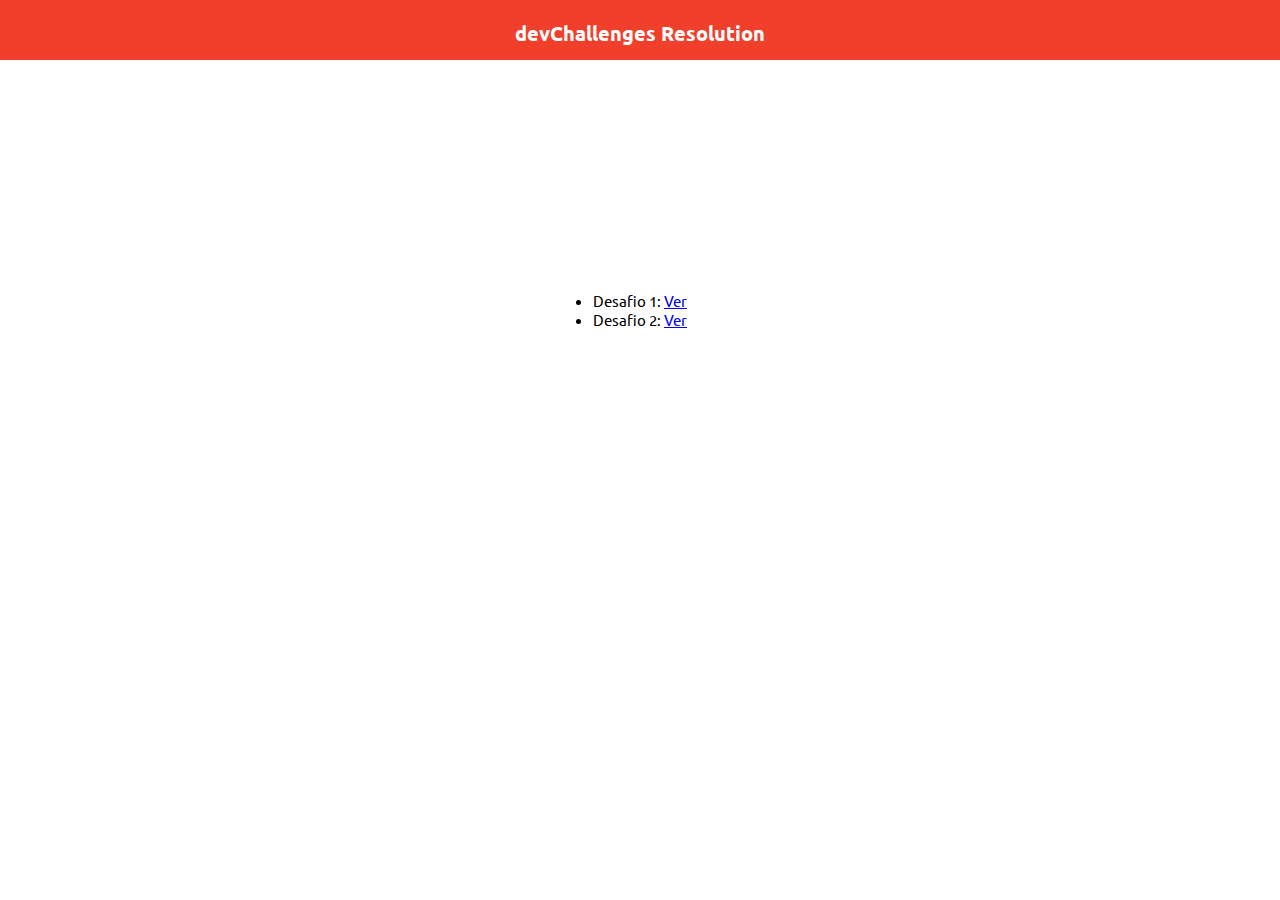
<file: public/index.html>
<!DOCTYPE html>
<html lang="pr-br">
<head>
  <meta charset="UTF-8">
  <meta http-equiv="X-UA-Compatible" content="IE=edge">
  <meta name="viewport" content="width=device-width, initial-scale=1.0">
  <title>DevChallenges Resolution</title>

  <link rel="preconnect" href="https://fonts.gstatic.com">
  <link href="https://fonts.googleapis.com/css2?family=Ubuntu:wght@400;700&display=swap" rel="stylesheet">

  <link rel="stylesheet" href="./style.css">
</head>
<body>
  <header>
    <h1>devChallenges Resolution</h1>
  </header>
  <main>
    <ul>
      <li>Desafio 1: <a href="./challenges/404-not-found-master/index.html">Ver</a></li>
      <li>Desafio 2: <a href="./challenges/my-gallery-master/index.html">Ver</a></li>
    </ul>
  </main>
</body>
</html>
</file>
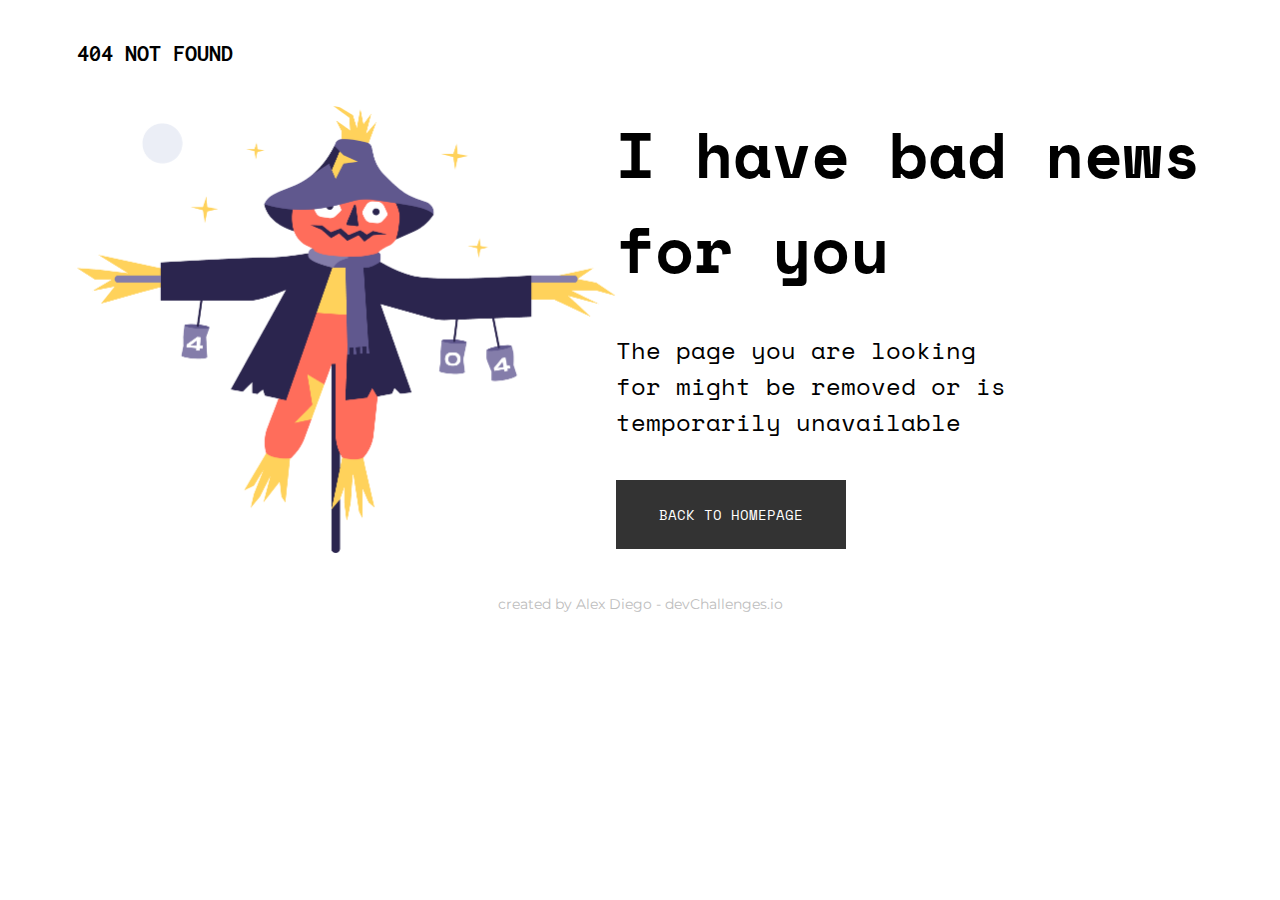
<file: public/challenges/404-not-found-master/index.html>
<!DOCTYPE html>
<html lang="en">
  <head>
    <meta charset="utf-8" />
    <meta
      name="viewport"
      content="width=device-width, initial-scale=1,
  maximum-scale=5"
    />

    <link rel="icon" href="./img/devchallenges.png" />

    <link
      rel="shortcut icon"
      type="image/x-icon"
      href="https://devchallenges.io/"
    />

    <link rel="preconnect" href="https://fonts.gstatic.com">
    <link 
      href="https://fonts.googleapis.com/css2?family=Inconsolata:wght@700&family=Space+Mono:wght@400;700&display=swap"
      rel="stylesheet"
    />
    <link 
      href="https://fonts.googleapis.com/css2?family=Montserrat:wght@700&display=swap" 
      rel="stylesheet" 
    />

    <link rel="stylesheet" href="./css/main.css">

    <title>Devchallenges</title>
  </head>
  <body>
   <header>
     <span class="logo">404 not found</span>
   </header>
   <main>
     <div class="img-container">
      <img src="./img/Scarecrow.png" alt="Scarecrow" class="scarecrow">
     </div>
     <div class="contents">
      <h1>I have bad news for you</h1>
      <p>The page you are looking for might be removed or is temporarily unavailable</p>
      <a href="#" class="button">Back to homepage</a>
     </div>
   </main>
   <footer>
     <span>created by Alex Diego - devChallenges.io</span>
   </footer>
  </body>
</html>
</file>
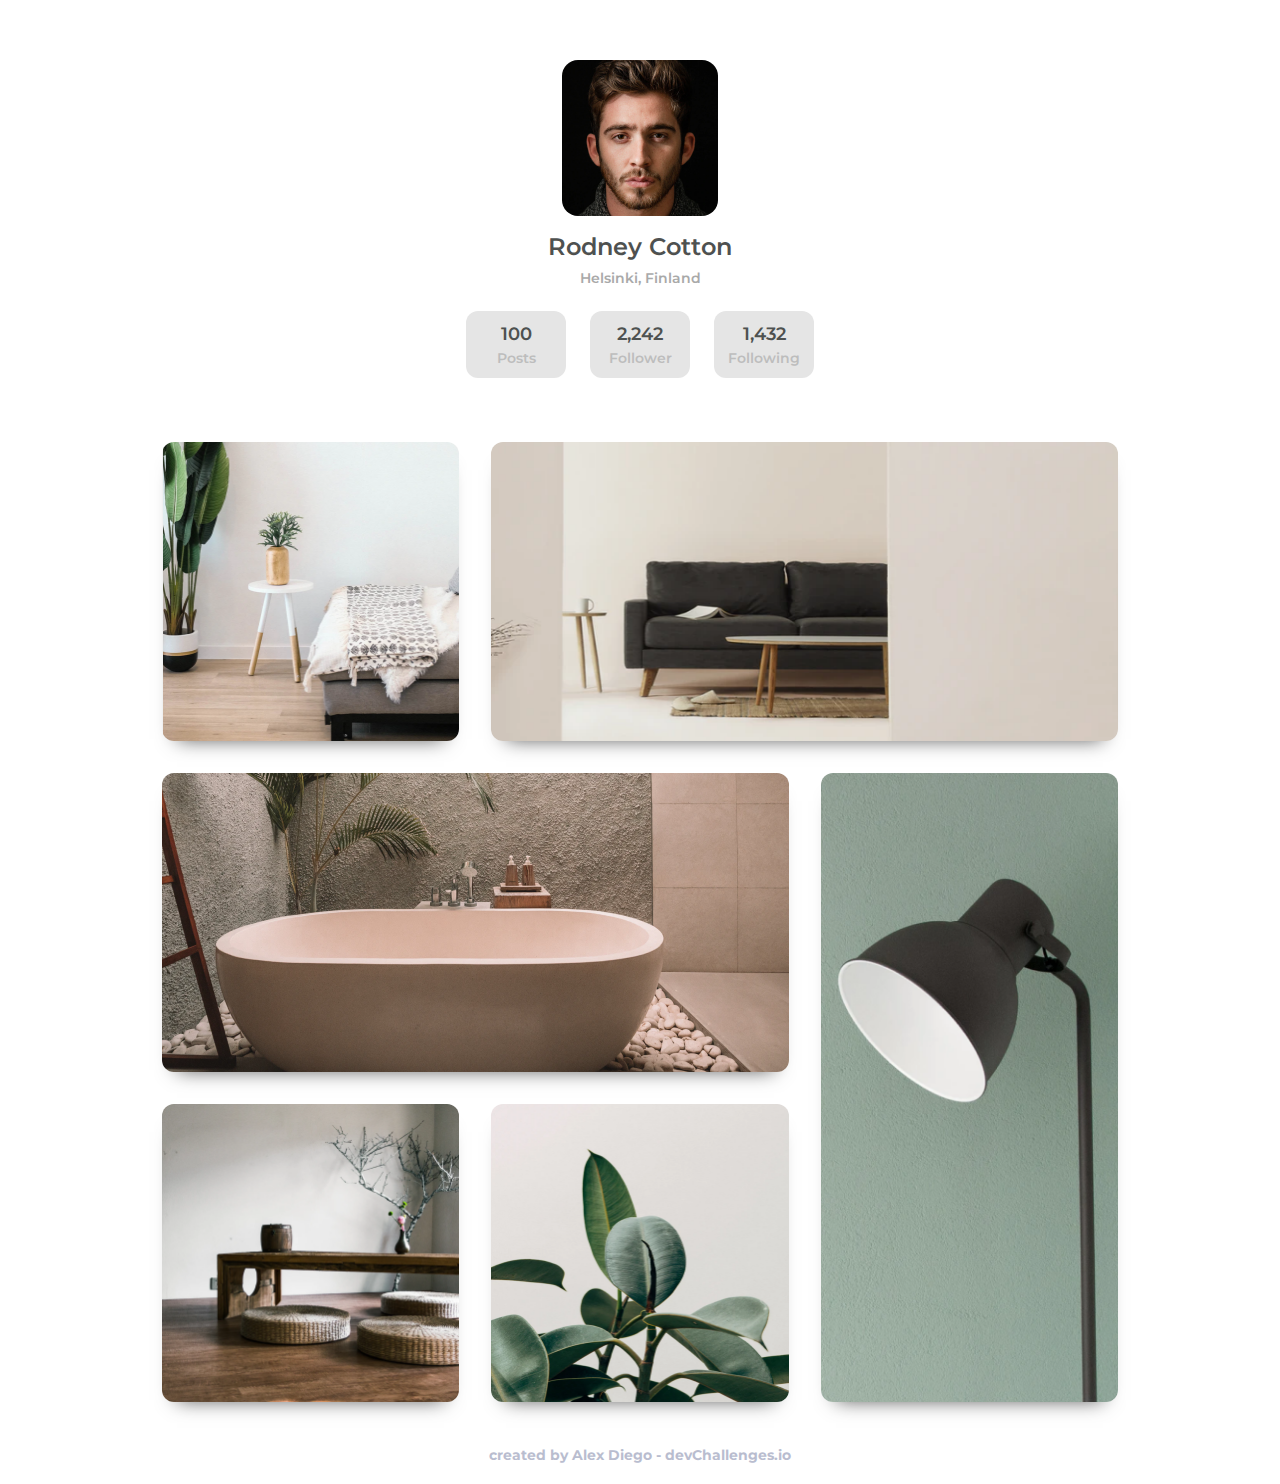
<file: public/challenges/my-gallery-master/index.html>
<!DOCTYPE html>
<html lang="en">
  <head>
    <meta charset="utf-8" />
    <meta
      name="viewport"
      content="width=device-width, initial-scale=1,
  maximum-scale=5"
    />

    <link rel="icon" href="devchallenges.png" />

    <link
      rel="shortcut icon"
      type="image/x-icon"
      href="https://devchallenges.io/"
    />

    <link rel="preconnect" href="https://fonts.gstatic.com">
    <link 
      href="https://fonts.googleapis.com/css2?family=Montserrat:wght@600;700&display=swap" 
      rel="stylesheet"
    />

    <link rel="stylesheet" href="./css/main.css">

    <title>Devchallenges</title>
  </head>
  <body>
    <div class="container">
      <div class="profile">
        <img class="profile__img" src="./img/profilePhoto.png" alt="profile photo">
        <p class="profile__name">Rodney Cotton</p>
        <span class="profile__country">Helsinki, Finland</span>
        <div class="profile__cards">
          <div class="profile__card">
            <p class="profile__number">100</p>
            <label class="profile__label">Posts</label>
          </div>
          <div class="profile__card">
            <p class="profile__number">2,242</p>
            <label class="profile__label">Follower</label>
          </div>
          <div class="profile__card">
            <p class="profile__number">1,432</p>
            <label class="profile__label">Following</label>
          </div>
        </div>
      </div>
      <div class="grid">
        <img class="grid__img grid__img--1" src="./img/photo1.png" alt="photo 1">
        <img class="grid__img grid__img--2" src="./img/photo2.png" alt="photo 2">
        <img class="grid__img grid__img--3" src="./img/photo3.png" alt="photo 3">
        <img class="grid__img grid__img--4" src="./img/photo4.png" alt="photo 4">
        <img class="grid__img grid__img--5" src="./img/photo5.png" alt="photo 5">
        <img class="grid__img grid__img--6" src="./img/photo6.png" alt="photo 6">
      </div>
    </div>

    <footer class="footer">
      <p class="footer__created__by">created by Alex Diego - devChallenges.io</p>
    </footer>
  </body>
</html>
</file>
<file: public/style.css>
:root {
  font-size: 62.5%;
}

* {
  margin: 0;
  padding: 0;
  box-sizing: border-box;
}

body {
  width: 100vw;
  font-family: 'Ubuntu', sans-serif;
}

header {
  width: 100%;
  padding: 20px;
  height: 60px;
  background-color: #F0402C;

  text-align: center;
  color: #fff;
}

main {
  width: 100%;
  height: 500px;
  display: grid;
  place-items: center;
}

li {
  font-size: 1.5rem;
}
</file>
<file: public/challenges/404-not-found-master/css/main.css>
:root {
  font-size: 62.5%;
}

* {
  margin: 0;
  padding: 0;
  -webkit-box-sizing: border-box;
          box-sizing: border-box;
  border: none;
}

body {
  width: 100vw;
  padding: 0 77px;
}

h1, p, button {
  font-family: 'Space Mono', monospace;
}

.button {
  background-color: #333;
  color: #fff;
  padding: 24px 43px;
  text-transform: uppercase;
  text-decoration: none;
  font-family: 'Space Mono', monospace;
  font-size: 1.4rem;
  -webkit-transition: all .3s;
  transition: all .3s;
}

.button:hover {
  background-color: #fff;
  color: #333;
  border: 2px solid #333;
}

header {
  width: 100%;
  max-width: 1900px;
  margin: 40px auto;
}

header .logo {
  font-family: 'Inconsolata', monospace;
  font-weight: 700;
  font-size: 2.4rem;
  text-transform: uppercase;
}

main {
  width: 100%;
  max-width: 1900px;
  margin: 0 auto;
  display: -webkit-box;
  display: -ms-flexbox;
  display: flex;
  -webkit-box-pack: justify;
      -ms-flex-pack: justify;
          justify-content: space-between;
}

main h1 {
  font-size: 6.4rem;
  margin-bottom: 36px;
}

main p {
  font-size: 2.4rem;
  margin-bottom: 64px;
  max-width: 400px;
}

main .img-container {
  max-width: 539px;
}

main .img-container img {
  width: 100%;
}

footer {
  width: 100%;
  max-width: 1900px;
  margin: 0 auto;
  margin-top: 40px;
  text-align: center;
}

footer span {
  font-size: 1.4rem;
  font-family: 'Montserrat', sans-serif;
  color: #BDBDBD;
}

@media (max-width: 1024px) {
  main {
    -webkit-box-orient: vertical;
    -webkit-box-direction: normal;
        -ms-flex-direction: column;
            flex-direction: column;
  }
}

@media (max-width: 425px) {
  :root {
    font-size: 50%;
  }
  body {
    padding: 0 40px;
  }
}
/*# sourceMappingURL=main.css.map */
</file>
<file: public/challenges/my-gallery-master/css/main.css>
@import url('profile.css');
@import url('grid.css');

:root {
  font-size: 62.5%;
}

* {
  margin: 0;
  padding: 0;
  box-sizing: border-box;
  border: none;

  font-family: 'Montserrat', sans-serif;
}

body {
  width: 100%;
}

.container {
  max-width: 956px;
  width: 80%;
  margin: 0 auto;

  display: flex;
  justify-content: center;
  flex-wrap: wrap;
}

.footer {
  width: 100%;
  margin-bottom: 20px;
}

.footer__created__by {
  text-align: center;
  font-weight: 700;
  font-size: 1.4rem;
  color: #B9BDCF;
}

@media (max-width: 425px) {
  :root {
    font-size: 45%;
  }
}
</file>
